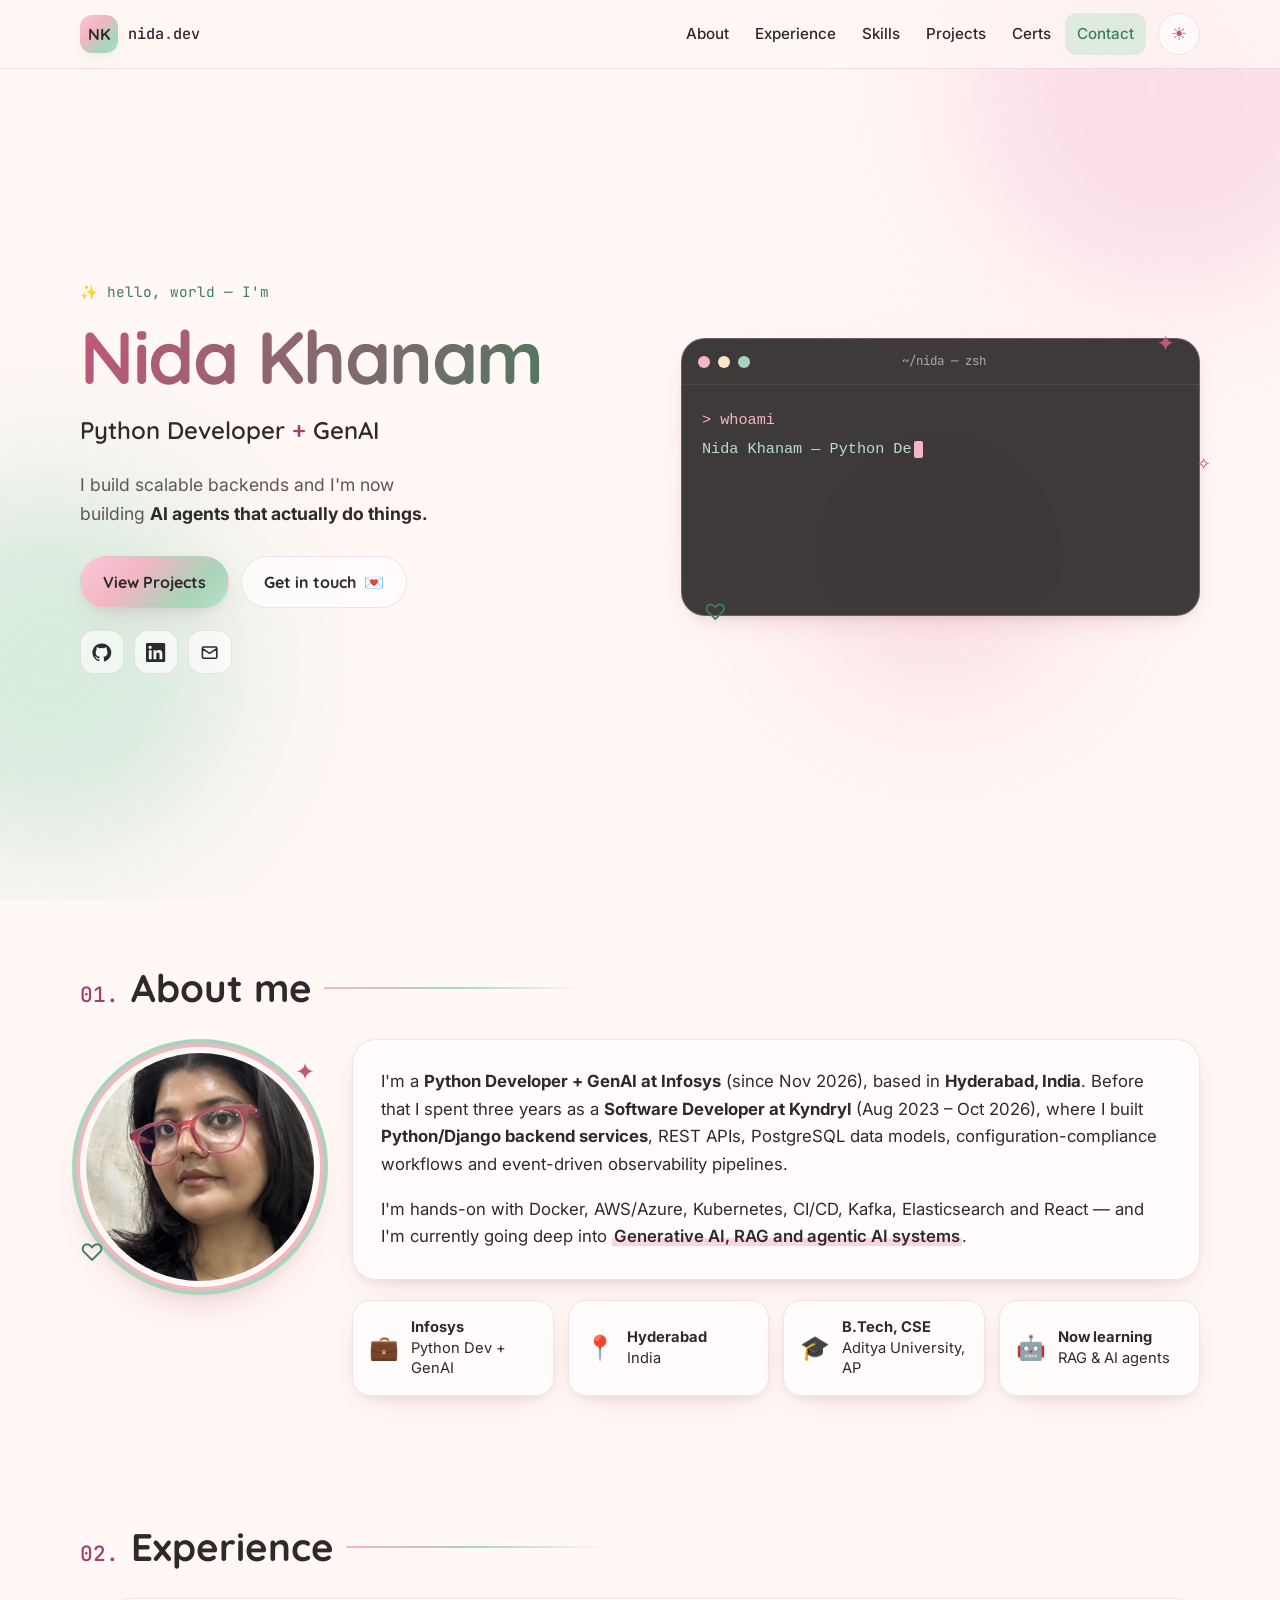
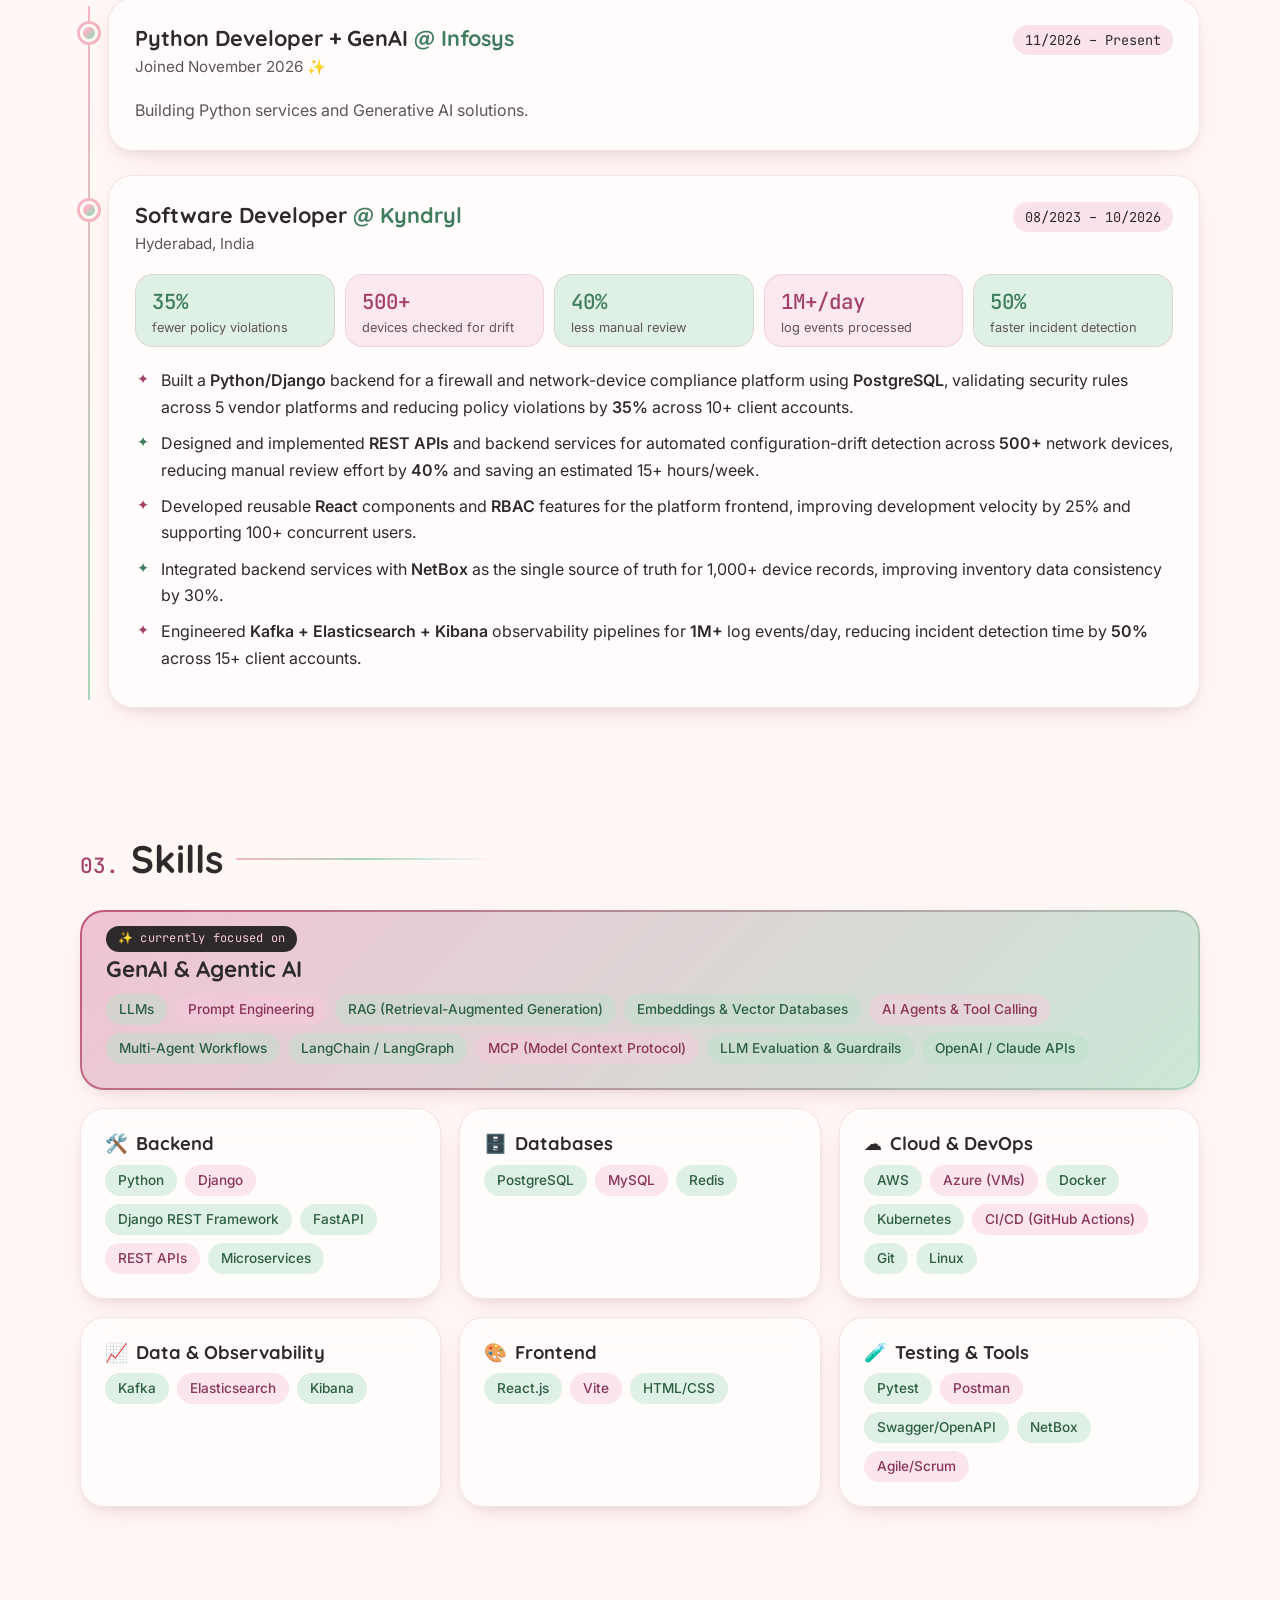
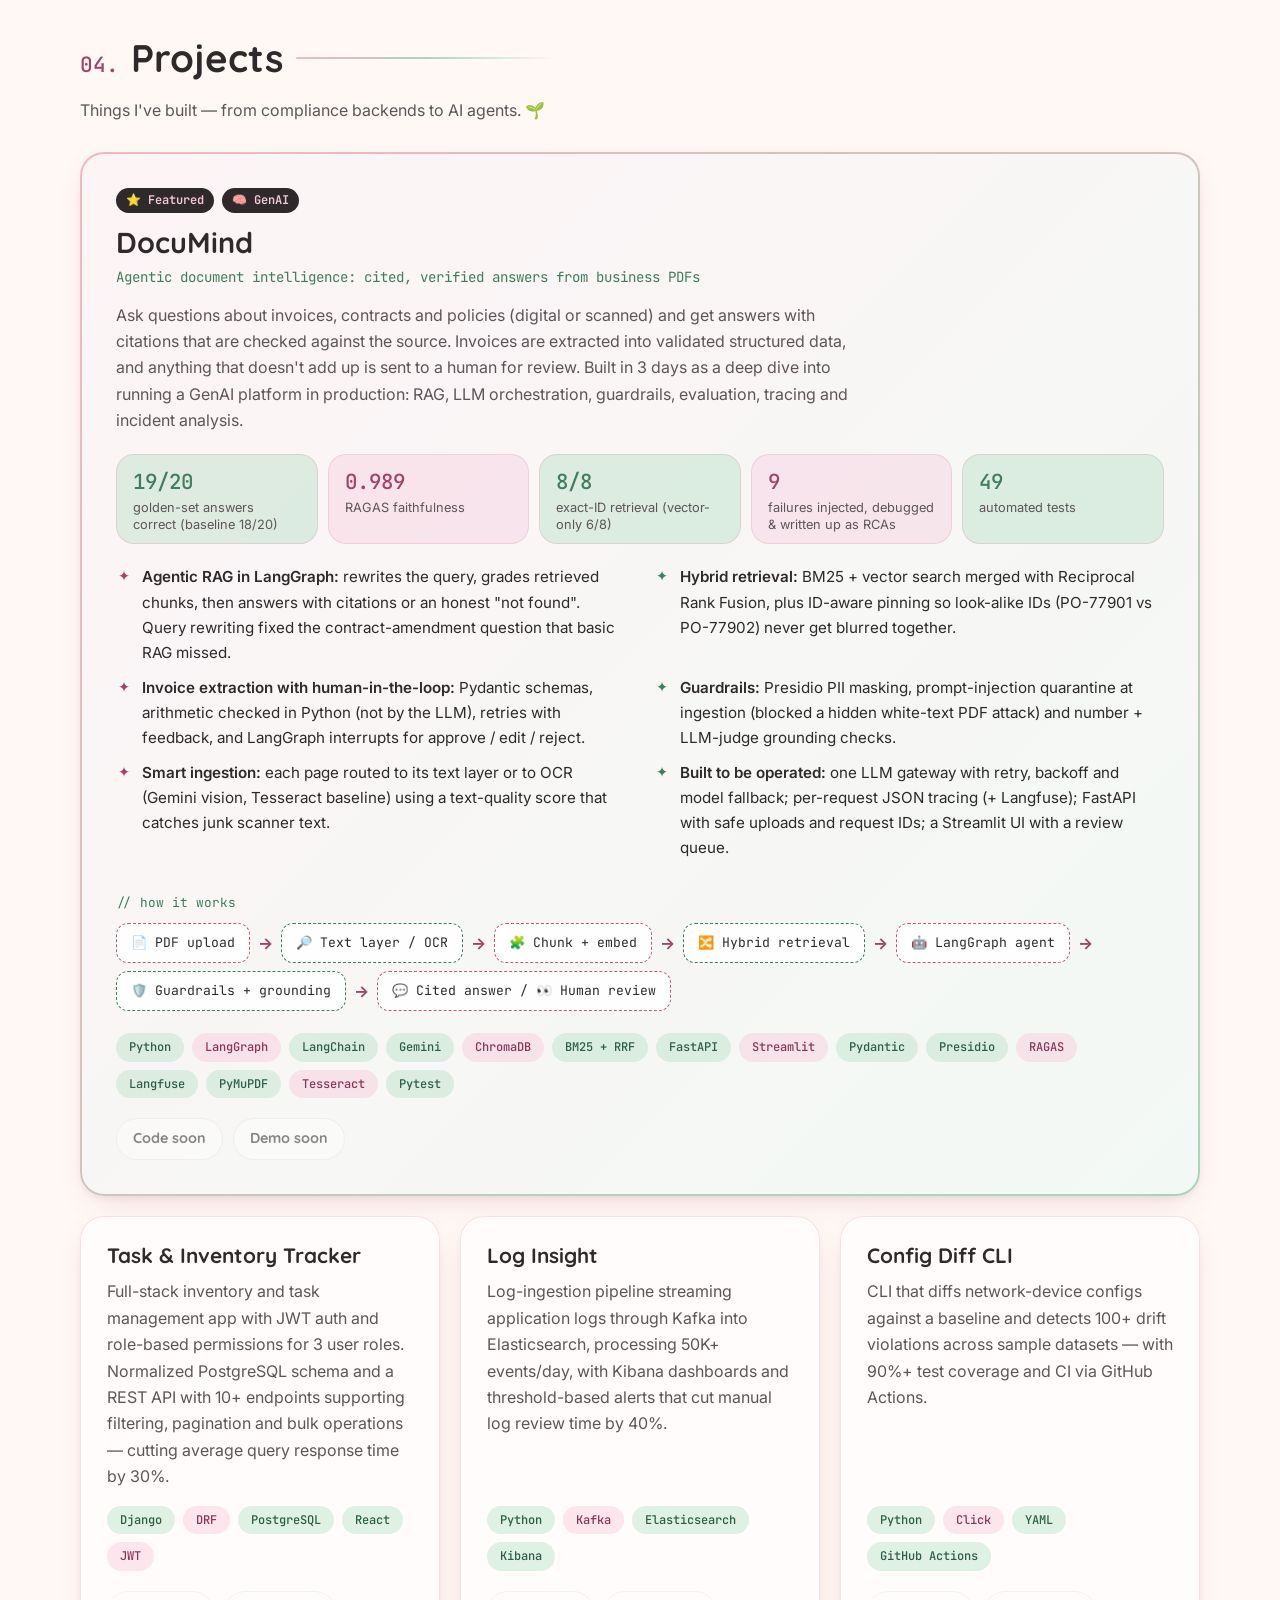
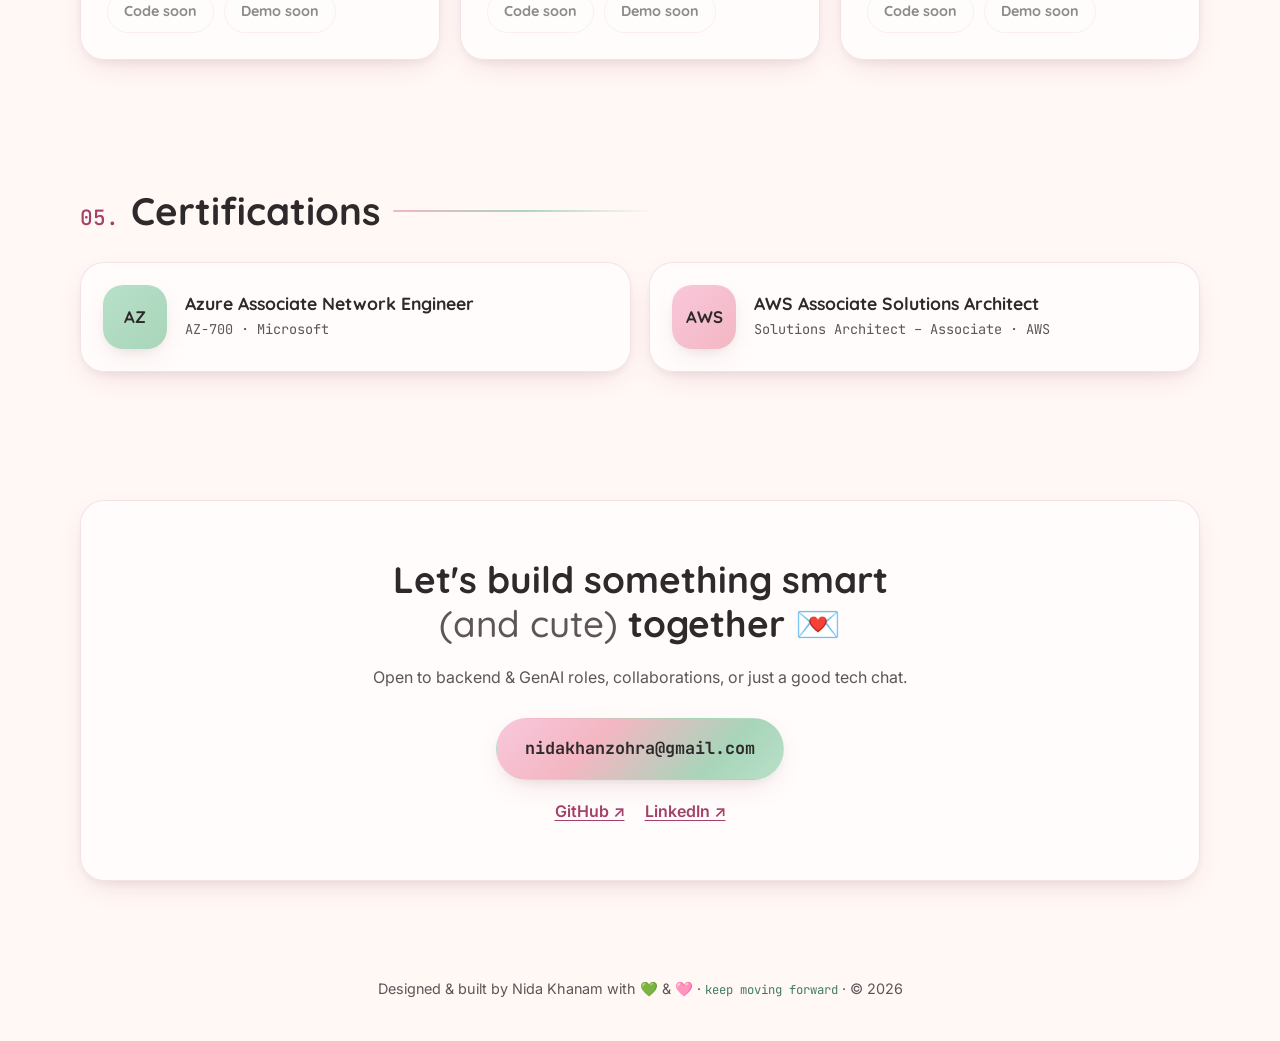
<file: index.html>
<!DOCTYPE html>
<html lang="en" data-theme="light">
<head>
  <meta charset="UTF-8" />
  <meta name="viewport" content="width=device-width, initial-scale=1" />
  <title>Nida Khanam · Python Developer + GenAI</title>
  <meta name="description" content="Nida Khanam is a Python Developer + GenAI at Infosys in Hyderabad, building scalable Python/Django backends, event-driven pipelines and GenAI / agentic AI systems (RAG, LLM agents, tool calling)." />
  <meta name="author" content="Nida Khanam" />
  <meta name="theme-color" content="#FFF8F5" media="(prefers-color-scheme: light)" />
  <meta name="theme-color" content="#1E1424" media="(prefers-color-scheme: dark)" />

  <!-- Open Graph / social preview (update og:url after you publish) -->
  <meta property="og:type" content="website" />
  <meta property="og:title" content="Nida Khanam · Python Developer + GenAI" />
  <meta property="og:description" content="I build scalable backends and I'm now building AI agents that actually do things." />
  <meta property="og:url" content="https://nidakhanam.github.io/" />
  <meta property="og:image" content="https://nidakhanam.github.io/assets/og-image.png" />
  <meta property="og:image:width" content="1200" />
  <meta property="og:image:height" content="630" />
  <meta property="og:image:alt" content="Nida Khanam — Python Developer + GenAI" />
  <meta name="twitter:card" content="summary_large_image" />
  <meta name="twitter:title" content="Nida Khanam · Python Developer + GenAI" />
  <meta name="twitter:description" content="I build scalable backends and I'm now building AI agents that actually do things." />
  <meta name="twitter:image" content="https://nidakhanam.github.io/assets/og-image.png" />

  <!-- Inline SVG favicon with initials -->
  <link rel="icon" href="data:image/svg+xml,%3Csvg xmlns='http://www.w3.org/2000/svg' viewBox='0 0 64 64'%3E%3Cdefs%3E%3ClinearGradient id='g' x1='0' y1='0' x2='1' y2='1'%3E%3Cstop offset='0' stop-color='%23F8C8DC'/%3E%3Cstop offset='1' stop-color='%23B8E0C8'/%3E%3C/linearGradient%3E%3C/defs%3E%3Crect width='64' height='64' rx='16' fill='url(%23g)'/%3E%3Ctext x='50%25' y='54%25' dominant-baseline='middle' text-anchor='middle' font-family='Verdana,sans-serif' font-weight='700' font-size='26' fill='%232E2A2B'%3ENK%3C/text%3E%3C/svg%3E" />

  <link rel="preconnect" href="https://fonts.googleapis.com" />
  <link rel="preconnect" href="https://fonts.gstatic.com" crossorigin />
  <link href="https://fonts.googleapis.com/css2?family=Quicksand:wght@500;600;700&family=Inter:wght@400;500;600&family=JetBrains+Mono:wght@400;500&display=swap" rel="stylesheet" />
  <link rel="stylesheet" href="styles.css?v=5" />

  <!-- Apply saved / system theme before paint to avoid a flash -->
  <script>
    (function () {
      var t = null;
      try { t = localStorage.getItem("theme"); } catch (e) {}
      if (!t) t = window.matchMedia && window.matchMedia("(prefers-color-scheme: dark)").matches ? "dark" : "light";
      document.documentElement.setAttribute("data-theme", t);
      document.documentElement.classList.add("js");
    })();
  </script>
  <script src="script.js?v=5" defer></script>
</head>
<body>
  <a class="skip-link" href="#main">Skip to content</a>

  <!-- Floating pastel blobs (decorative) -->
  <div class="blobs" aria-hidden="true">
    <span class="blob blob--pink"></span>
    <span class="blob blob--green"></span>
    <span class="blob blob--mix"></span>
  </div>

  <header class="site-header">
    <nav class="nav container" aria-label="Main">
      <a href="#top" class="nav__brand" aria-label="Nida Khanam, back to top">
        <span class="nav__logo" aria-hidden="true">NK</span>
        <span class="nav__name">nida<span class="accent-rose">.</span>dev</span>
      </a>

      <button class="nav__toggle" type="button" aria-expanded="false" aria-controls="nav-menu" aria-label="Open menu">
        <span></span><span></span><span></span>
      </button>

      <ul class="nav__links" id="nav-menu">
        <li><a href="#about">About</a></li>
        <li><a href="#experience">Experience</a></li>
        <li><a href="#skills">Skills</a></li>
        <li><a href="#projects">Projects</a></li>
        <li><a href="#certifications">Certs</a></li>
        <li><a href="#contact">Contact</a></li>
      </ul>

      <button class="theme-toggle" type="button" aria-label="Switch to dark theme" aria-pressed="false">
        <span class="theme-toggle__icon theme-toggle__icon--sun" aria-hidden="true">☀︎</span>
        <span class="theme-toggle__icon theme-toggle__icon--moon" aria-hidden="true">☾</span>
      </button>
    </nav>
  </header>

  <main id="main">
    <!-- ============ HERO ============ -->
    <section class="hero container" id="top" aria-labelledby="hero-title">
      <div class="hero__text">
        <p class="eyebrow"><span aria-hidden="true">✨</span> hello, world — I'm</p>
        <h1 id="hero-title" class="hero__name">Nida Khanam</h1>
        <p class="hero__title">Python Developer <span class="dot" aria-hidden="true">+</span> GenAI</p>
        <p class="hero__tagline">I build scalable backends and I'm now building <strong>AI agents that actually do things.</strong></p>

        <div class="hero__actions">
          <a href="#projects" class="btn btn--primary">View Projects</a>
          <a href="#contact" class="btn btn--ghost">Get in touch <span aria-hidden="true">💌</span></a>
        </div>

        <ul class="socials" aria-label="Social links">
          <li>
            <a href="https://github.com/nidakhanam" data-link="github" target="_blank" rel="noopener" aria-label="GitHub profile">
              <svg class="icon" viewBox="0 0 24 24" aria-hidden="true"><path fill="currentColor" d="M12 .5a11.5 11.5 0 0 0-3.64 22.41c.58.1.79-.25.79-.56v-2c-3.2.7-3.88-1.37-3.88-1.37-.53-1.33-1.28-1.69-1.28-1.69-1.05-.72.08-.7.08-.7 1.16.08 1.77 1.19 1.77 1.19 1.03 1.77 2.7 1.26 3.36.96.1-.75.4-1.26.73-1.55-2.55-.29-5.24-1.28-5.24-5.68 0-1.26.45-2.28 1.19-3.09-.12-.29-.52-1.46.11-3.05 0 0 .97-.31 3.17 1.18a11 11 0 0 1 5.77 0c2.2-1.49 3.17-1.18 3.17-1.18.63 1.59.23 2.76.11 3.05.74.81 1.19 1.83 1.19 3.09 0 4.41-2.69 5.38-5.26 5.67.41.36.78 1.06.78 2.14v3.17c0 .31.21.67.8.56A11.5 11.5 0 0 0 12 .5Z"/></svg>
            </a>
          </li>
          <li>
            <a href="https://www.linkedin.com/in/nida-khanam-b4398920a/" data-link="linkedin" target="_blank" rel="noopener" aria-label="LinkedIn profile">
              <svg class="icon" viewBox="0 0 24 24" aria-hidden="true"><path fill="currentColor" d="M20.45 20.45h-3.56v-5.57c0-1.33-.02-3.04-1.85-3.04-1.86 0-2.14 1.45-2.14 2.94v5.67H9.35V9h3.41v1.56h.05c.48-.9 1.64-1.85 3.37-1.85 3.6 0 4.27 2.37 4.27 5.46v6.28ZM5.34 7.43a2.07 2.07 0 1 1 0-4.13 2.07 2.07 0 0 1 0 4.13ZM7.12 20.45H3.56V9h3.56v11.45ZM22.22 0H1.77C.79 0 0 .77 0 1.73v20.54C0 23.23.79 24 1.77 24h20.45c.98 0 1.78-.77 1.78-1.73V1.73C24 .77 23.2 0 22.22 0Z"/></svg>
            </a>
          </li>
          <li>
            <a href="mailto:nidakhanzohra@gmail.com" data-link="email" aria-label="Send me an email">
              <svg class="icon" viewBox="0 0 24 24" aria-hidden="true"><path d="M3 6.5A1.5 1.5 0 0 1 4.5 5h15A1.5 1.5 0 0 1 21 6.5v11a1.5 1.5 0 0 1-1.5 1.5h-15A1.5 1.5 0 0 1 3 17.5v-11Zm0 .5 9 6 9-6" fill="none" stroke="currentColor" stroke-width="2" stroke-linejoin="round"/></svg>
            </a>
          </li>
        </ul>
      </div>

      <!-- Fake terminal window -->
      <div class="terminal glass" role="img" aria-label="Terminal: whoami prints Nida Khanam, Python Developer + GenAI. cat skills.txt prints Python, Django, GenAI, RAG, Agents, Kafka.">
        <div class="terminal__bar" aria-hidden="true">
          <span class="tdot tdot--pink"></span>
          <span class="tdot tdot--cream"></span>
          <span class="tdot tdot--green"></span>
          <span class="terminal__title">~/nida — zsh</span>
        </div>
        <pre class="terminal__body" aria-hidden="true"><code id="terminal-output"></code><span class="cursor"></span></pre>
        <span class="sparkle sparkle--1" aria-hidden="true">✦</span>
        <span class="sparkle sparkle--2" aria-hidden="true">♡</span>
        <span class="sparkle sparkle--3" aria-hidden="true">✧</span>
      </div>
    </section>

    <!-- ============ ABOUT ============ -->
    <section class="section container" id="about" aria-labelledby="about-title">
      <h2 class="section__title reveal" id="about-title"><span class="section__num">01.</span> About me</h2>
      <div class="about reveal">
        <figure class="about__photo">
          <img src="assets/nida-khanam.jpg" width="600" height="600" loading="lazy" decoding="async"
               alt="Portrait of Nida Khanam wearing pink-framed glasses and a black top" />
          <span class="about__photo-sparkle about__photo-sparkle--1" aria-hidden="true">✦</span>
          <span class="about__photo-sparkle about__photo-sparkle--2" aria-hidden="true">♡</span>
        </figure>
        <div class="about__card glass">
          <p>
            I'm a <strong>Python Developer + GenAI at Infosys</strong> (since Nov 2026), based in
            <strong>Hyderabad, India</strong>. Before that I spent three years as a
            <strong>Software Developer at Kyndryl</strong> (Aug 2023 – Oct 2026), where I built <strong>Python/Django backend services</strong>,
            REST APIs, PostgreSQL data models, configuration-compliance workflows and
            event-driven observability pipelines.
          </p>
          <p>
            I'm hands-on with Docker, AWS/Azure, Kubernetes, CI/CD, Kafka, Elasticsearch and React —
            and I'm currently going deep into <span class="hl">Generative AI, RAG and agentic AI systems</span>.
          </p>
        </div>
        <ul class="about__facts">
          <li class="fact glass"><span class="fact__icon" aria-hidden="true">💼</span><span><strong>Infosys</strong><br />Python Dev + GenAI</span></li>
          <li class="fact glass"><span class="fact__icon" aria-hidden="true">📍</span><span><strong>Hyderabad</strong><br />India</span></li>
          <li class="fact glass"><span class="fact__icon" aria-hidden="true">🎓</span><span><strong>B.Tech, CSE</strong><br />Aditya University, AP</span></li>
          <li class="fact glass"><span class="fact__icon" aria-hidden="true">🤖</span><span><strong>Now learning</strong><br />RAG &amp; AI agents</span></li>
        </ul>
      </div>
    </section>

    <!-- ============ EXPERIENCE ============ -->
    <section class="section container" id="experience" aria-labelledby="exp-title">
      <h2 class="section__title reveal" id="exp-title"><span class="section__num">02.</span> Experience</h2>

      <ol class="timeline">
        <li class="timeline__item reveal">
          <span class="timeline__marker" aria-hidden="true"></span>
          <article class="timeline__card glass">
            <header class="timeline__head">
              <div>
                <h3>Python Developer + GenAI <span class="at">@ Infosys</span></h3>
                <p class="muted">Joined November 2026 <span aria-hidden="true">✨</span></p>
              </div>
              <p class="pill pill--date pill--now"><time datetime="2026-11">11/2026</time> – Present</p>
            </header>
            <p class="timeline__note">Building Python services and Generative AI solutions.</p>
          </article>
        </li>

        <li class="timeline__item reveal">
          <span class="timeline__marker" aria-hidden="true"></span>
          <article class="timeline__card glass">
            <header class="timeline__head">
              <div>
                <h3>Software Developer <span class="at">@ Kyndryl</span></h3>
                <p class="muted">Hyderabad, India</p>
              </div>
              <p class="pill pill--date"><time datetime="2023-08">08/2023</time> – <time datetime="2026-10">10/2026</time></p>
            </header>

            <ul class="stats" aria-label="Key impact numbers">
              <li class="stat"><span class="stat__num" data-count="35" data-suffix="%">35%</span><span class="stat__label">fewer policy violations</span></li>
              <li class="stat"><span class="stat__num" data-count="500" data-suffix="+">500+</span><span class="stat__label">devices checked for drift</span></li>
              <li class="stat"><span class="stat__num" data-count="40" data-suffix="%">40%</span><span class="stat__label">less manual review</span></li>
              <li class="stat"><span class="stat__num" data-count="1" data-suffix="M+/day">1M+/day</span><span class="stat__label">log events processed</span></li>
              <li class="stat"><span class="stat__num" data-count="50" data-suffix="%">50%</span><span class="stat__label">faster incident detection</span></li>
            </ul>

            <ul class="bullets">
              <li>Built a <strong>Python/Django</strong> backend for a firewall and network-device compliance platform using <strong>PostgreSQL</strong>, validating security rules across 5 vendor platforms and reducing policy violations by <strong>35%</strong> across 10+ client accounts.</li>
              <li>Designed and implemented <strong>REST APIs</strong> and backend services for automated configuration-drift detection across <strong>500+</strong> network devices, reducing manual review effort by <strong>40%</strong> and saving an estimated 15+ hours/week.</li>
              <li>Developed reusable <strong>React</strong> components and <strong>RBAC</strong> features for the platform frontend, improving development velocity by 25% and supporting 100+ concurrent users.</li>
              <li>Integrated backend services with <strong>NetBox</strong> as the single source of truth for 1,000+ device records, improving inventory data consistency by 30%.</li>
              <li>Engineered <strong>Kafka + Elasticsearch + Kibana</strong> observability pipelines for <strong>1M+</strong> log events/day, reducing incident detection time by <strong>50%</strong> across 15+ client accounts.</li>
            </ul>
          </article>
        </li>
      </ol>
    </section>

    <!-- ============ SKILLS ============ -->
    <section class="section container" id="skills" aria-labelledby="skills-title">
      <h2 class="section__title reveal" id="skills-title"><span class="section__num">03.</span> Skills</h2>

      <div class="skills">
        <article class="skill-card skill-card--featured glass reveal">
          <span class="ribbon"><span aria-hidden="true">✨</span> currently focused on</span>
          <h3>GenAI &amp; Agentic AI</h3>
          <ul class="tags">
            <li>LLMs</li><li>Prompt Engineering</li><li>RAG (Retrieval-Augmented Generation)</li>
            <li>Embeddings &amp; Vector Databases</li><li>AI Agents &amp; Tool Calling</li><li>Multi-Agent Workflows</li>
            <li>LangChain / LangGraph</li><li>MCP (Model Context Protocol)</li><li>LLM Evaluation &amp; Guardrails</li>
            <li>OpenAI / Claude APIs</li>
          </ul>
        </article>

        <article class="skill-card glass reveal">
          <h3><span aria-hidden="true">🛠️</span> Backend</h3>
          <ul class="tags"><li>Python</li><li>Django</li><li>Django REST Framework</li><li>FastAPI</li><li>REST APIs</li><li>Microservices</li></ul>
        </article>

        <article class="skill-card glass reveal">
          <h3><span aria-hidden="true">🗄️</span> Databases</h3>
          <ul class="tags"><li>PostgreSQL</li><li>MySQL</li><li>Redis</li></ul>
        </article>

        <article class="skill-card glass reveal">
          <h3><span aria-hidden="true">☁️</span> Cloud &amp; DevOps</h3>
          <ul class="tags"><li>AWS</li><li>Azure (VMs)</li><li>Docker</li><li>Kubernetes</li><li>CI/CD (GitHub Actions)</li><li>Git</li><li>Linux</li></ul>
        </article>

        <article class="skill-card glass reveal">
          <h3><span aria-hidden="true">📈</span> Data &amp; Observability</h3>
          <ul class="tags"><li>Kafka</li><li>Elasticsearch</li><li>Kibana</li></ul>
        </article>

        <article class="skill-card glass reveal">
          <h3><span aria-hidden="true">🎨</span> Frontend</h3>
          <ul class="tags"><li>React.js</li><li>Vite</li><li>HTML/CSS</li></ul>
        </article>

        <article class="skill-card glass reveal">
          <h3><span aria-hidden="true">🧪</span> Testing &amp; Tools</h3>
          <ul class="tags"><li>Pytest</li><li>Postman</li><li>Swagger/OpenAPI</li><li>NetBox</li><li>Agile/Scrum</li></ul>
        </article>
      </div>
    </section>

    <!-- ============ PROJECTS ============ -->
    <section class="section container" id="projects" aria-labelledby="projects-title">
      <h2 class="section__title reveal" id="projects-title"><span class="section__num">04.</span> Projects</h2>
      <p class="section__lead reveal">Things I've built — from compliance backends to AI agents. <span aria-hidden="true">🌱</span></p>
      <!-- Cards are rendered from the PROJECTS array in script.js -->
      <div class="projects" id="projects-grid"></div>
      <noscript><p class="muted">Enable JavaScript to see my projects, or visit my <a href="https://github.com/nidakhanam">GitHub</a>.</p></noscript>
    </section>

    <!-- ============ CERTIFICATIONS ============ -->
    <section class="section container" id="certifications" aria-labelledby="certs-title">
      <h2 class="section__title reveal" id="certs-title"><span class="section__num">05.</span> Certifications</h2>
      <div class="certs">
        <article class="cert glass reveal">
          <span class="cert__badge cert__badge--azure" aria-hidden="true">AZ</span>
          <div>
            <h3>Azure Associate Network Engineer</h3>
            <p class="muted mono">AZ-700 · Microsoft</p>
          </div>
        </article>
        <article class="cert glass reveal">
          <span class="cert__badge cert__badge--aws" aria-hidden="true">AWS</span>
          <div>
            <h3>AWS Associate Solutions Architect</h3>
            <p class="muted mono">Solutions Architect – Associate · AWS</p>
          </div>
        </article>
      </div>
    </section>

    <!-- ============ CONTACT ============ -->
    <section class="section container" id="contact" aria-labelledby="contact-title">
      <div class="contact glass reveal">
        <h2 class="contact__title" id="contact-title">Let's build something smart <span class="soft">(and cute)</span> together <span aria-hidden="true">💌</span></h2>
        <p class="muted">Open to backend &amp; GenAI roles, collaborations, or just a good tech chat.</p>
        <a class="btn btn--primary btn--lg" href="mailto:nidakhanzohra@gmail.com" data-link="email">
          <span class="mono">nidakhanzohra@gmail.com</span>
        </a>
        <ul class="contact__links">
          <li><a href="https://github.com/nidakhanam" data-link="github" target="_blank" rel="noopener">GitHub ↗</a></li>
          <li><a href="https://www.linkedin.com/in/nida-khanam-b4398920a/" data-link="linkedin" target="_blank" rel="noopener">LinkedIn ↗</a></li>
        </ul>
      </div>
    </section>
  </main>

  <footer class="footer">
    <p>Designed &amp; built by Nida Khanam with <span aria-label="green heart">💚</span> &amp; <span aria-label="pink heart">🩷</span> · <em class="footer__motto">keep moving forward</em> · © 2026</p>
  </footer>
</body>
</html>
</file>
<file: styles.css>
/* ==========================================================================
   Nida Khanam — Portfolio
   "girly tech coded": pastel mint + blush pink, glass cards, terminal vibes
   ========================================================================== */

/* ---------- Design tokens ---------- */
:root {
  /* Palette */
  --mint: #B8E0C8;
  --sage: #A8D5BA;
  --green-deep: #3F7D5C;
  --blush: #F8C8DC;
  --baby-pink: #F4B6C2;
  --rose-deep: #C2577A;
  --rose-text: #A3416A;      /* darker rose for small text (WCAG AA on cream) */
  --cream: #FFF8F5;
  --charcoal: #2E2A2B;

  /* Semantic (light) */
  --bg: var(--cream);
  --text: var(--charcoal);
  --text-muted: #5E5558;
  --accent-green: var(--green-deep);
  --accent-rose: var(--rose-text);
  --surface: rgba(255, 255, 255, 0.62);
  --surface-strong: rgba(255, 255, 255, 0.85);
  --border: rgba(194, 87, 122, 0.16);
  --shadow: 0 10px 30px -12px rgba(194, 87, 122, 0.28), 0 4px 12px -6px rgba(63, 125, 92, 0.18);
  --shadow-lift: 0 22px 44px -16px rgba(194, 87, 122, 0.38), 0 8px 20px -8px rgba(63, 125, 92, 0.24);
  --tag-bg: rgba(184, 224, 200, 0.45);
  --tag-text: #2C5E44;
  --grad: linear-gradient(135deg, var(--blush) 0%, var(--baby-pink) 35%, var(--sage) 75%, var(--mint) 100%);
  --grad-text: linear-gradient(120deg, var(--rose-deep), var(--green-deep));
  --blob-opacity: 0.55;

  /* Terminal */
  --term-bg: rgba(46, 42, 43, 0.92);
  --term-text: #F7EDF1;
  --term-prompt: #F4B6C2;
  --term-out: #B8E0C8;

  /* Type */
  --font-display: "Quicksand", "Fredoka", system-ui, sans-serif;
  --font-body: "Inter", system-ui, -apple-system, "Segoe UI", Roboto, sans-serif;
  --font-mono: "JetBrains Mono", ui-monospace, SFMono-Regular, Menlo, Consolas, monospace;

  /* Shape */
  --r-sm: 12px;
  --r-md: 18px;
  --r-lg: 24px;
  --r-pill: 999px;
  --container: 1120px;
  --nav-h: 68px;
}

[data-theme="dark"] {
  --bg: #1E1424;              /* deep plum */
  --text: #F5ECF0;
  --text-muted: #CBBEC6;
  --accent-green: var(--mint);
  --accent-rose: var(--baby-pink);
  --surface: rgba(52, 36, 58, 0.55);
  --surface-strong: rgba(52, 36, 58, 0.85);
  --border: rgba(248, 200, 220, 0.14);
  --shadow: 0 10px 30px -12px rgba(0, 0, 0, 0.6);
  --shadow-lift: 0 22px 44px -16px rgba(0, 0, 0, 0.7), 0 0 0 1px rgba(248, 200, 220, 0.18);
  --tag-bg: rgba(168, 213, 186, 0.14);
  --tag-text: #CFEFDC;
  --grad-text: linear-gradient(120deg, var(--baby-pink), var(--mint));
  --blob-opacity: 0.22;
  --term-bg: rgba(14, 26, 20, 0.85); /* forest */
}

/* ---------- Base ---------- */
*, *::before, *::after { box-sizing: border-box; }

html {
  scroll-behavior: smooth;
  scroll-padding-top: calc(var(--nav-h) + 12px);
  -webkit-text-size-adjust: 100%;
}

body {
  margin: 0;
  font-family: var(--font-body);
  font-size: 1rem;
  line-height: 1.65;
  color: var(--text);
  background: var(--bg);
  overflow-x: hidden;
  transition: background-color 0.4s ease, color 0.4s ease;
}

h1, h2, h3 { font-family: var(--font-display); line-height: 1.2; margin: 0 0 0.5em; }
p { margin: 0 0 1em; }
a { color: var(--accent-rose); text-decoration-thickness: 1px; text-underline-offset: 3px; }
img, svg { max-width: 100%; }
ul, ol { padding: 0; margin: 0; list-style: none; }

.container { width: min(100% - 32px, var(--container)); margin-inline: auto; }
.mono { font-family: var(--font-mono); }
.muted { color: var(--text-muted); }
.accent-rose { color: var(--accent-rose); }
.soft { color: var(--text-muted); font-weight: 500; }
.hl {
  background: linear-gradient(transparent 58%, rgba(248, 200, 220, 0.75) 58%);
  padding: 0 2px;
  font-weight: 600;
}
[data-theme="dark"] .hl { background: linear-gradient(transparent 58%, rgba(194, 87, 122, 0.45) 58%); }

/* Focus states (keyboard) */
:focus { outline: none; }
:focus-visible {
  outline: 3px solid var(--rose-deep);
  outline-offset: 3px;
  border-radius: 8px;
}
[data-theme="dark"] :focus-visible { outline-color: var(--baby-pink); }

.skip-link {
  position: absolute; left: 16px; top: -60px; z-index: 100;
  padding: 10px 16px; border-radius: var(--r-sm);
  background: var(--charcoal); color: #fff; font-weight: 600; text-decoration: none;
  transition: top 0.2s;
}
.skip-link:focus { top: 12px; }

.icon { width: 1.2em; height: 1.2em; flex-shrink: 0; }

/* Glassmorphism */
.glass {
  background: var(--surface);
  border: 1px solid var(--border);
  border-radius: var(--r-lg);
  box-shadow: var(--shadow);
  -webkit-backdrop-filter: blur(14px) saturate(140%);
  backdrop-filter: blur(14px) saturate(140%);
}

/* ---------- Background blobs ---------- */
.blobs { position: fixed; inset: 0; z-index: -1; overflow: hidden; pointer-events: none; }
.blob {
  position: absolute; border-radius: 50%;
  filter: blur(70px); opacity: var(--blob-opacity);
  animation: float 18s ease-in-out infinite;
}
.blob--pink  { width: 420px; height: 420px; background: var(--blush); top: -120px; right: -100px; }
.blob--green { width: 380px; height: 380px; background: var(--mint); bottom: 5%; left: -140px; animation-delay: -6s; }
.blob--mix   { width: 300px; height: 300px; background: var(--baby-pink); top: 45%; right: 15%; animation-delay: -12s; opacity: calc(var(--blob-opacity) * 0.7); }

@keyframes float {
  0%, 100% { transform: translate(0, 0) scale(1); }
  33%      { transform: translate(30px, -40px) scale(1.06); }
  66%      { transform: translate(-25px, 25px) scale(0.95); }
}

/* ---------- Nav ---------- */
.site-header {
  position: sticky; top: 0; z-index: 50;
  background: color-mix(in srgb, var(--bg) 72%, transparent);
  -webkit-backdrop-filter: blur(14px);
  backdrop-filter: blur(14px);
  border-bottom: 1px solid var(--border);
}
.nav { height: var(--nav-h); display: flex; align-items: center; gap: 12px; }
.nav__brand { display: flex; align-items: center; gap: 10px; text-decoration: none; color: var(--text); margin-right: auto; }
.nav__logo {
  display: grid; place-items: center; width: 38px; height: 38px;
  border-radius: 12px; background: var(--grad);
  font-family: var(--font-display); font-weight: 700; color: var(--charcoal);
  box-shadow: var(--shadow);
}
.nav__name { font-family: var(--font-mono); font-weight: 500; font-size: 0.95rem; }

.nav__links {
  position: absolute; top: var(--nav-h); left: 0; right: 0;
  display: flex; flex-direction: column; gap: 4px;
  padding: 12px 16px 18px;
  background: var(--surface-strong);
  -webkit-backdrop-filter: blur(16px);
  backdrop-filter: blur(16px);
  border-bottom: 1px solid var(--border);
  box-shadow: var(--shadow);
  transform: translateY(-8px); opacity: 0; visibility: hidden;
  transition: opacity 0.25s ease, transform 0.25s ease, visibility 0.25s;
}
.nav__links.is-open { transform: none; opacity: 1; visibility: visible; }
.nav__links a {
  display: block; padding: 10px 14px; border-radius: var(--r-sm);
  color: var(--text); text-decoration: none; font-weight: 500;
  transition: background-color 0.2s, color 0.2s;
}
.nav__links a:hover, .nav__links a.is-active { background: var(--tag-bg); color: var(--accent-green); }

.nav__toggle {
  order: 3; display: inline-flex; flex-direction: column; justify-content: center; gap: 5px;
  width: 42px; height: 42px; padding: 10px;
  border: 1px solid var(--border); border-radius: var(--r-sm);
  background: var(--surface); cursor: pointer;
}
.nav__toggle span { display: block; height: 2px; border-radius: 2px; background: var(--text); transition: transform 0.25s, opacity 0.25s; }
.nav__toggle[aria-expanded="true"] span:nth-child(1) { transform: translateY(7px) rotate(45deg); }
.nav__toggle[aria-expanded="true"] span:nth-child(2) { opacity: 0; }
.nav__toggle[aria-expanded="true"] span:nth-child(3) { transform: translateY(-7px) rotate(-45deg); }

.theme-toggle {
  position: relative; width: 42px; height: 42px;
  border: 1px solid var(--border); border-radius: var(--r-pill);
  background: var(--surface); color: var(--text); cursor: pointer;
  font-size: 1.15rem; overflow: hidden;
  transition: transform 0.2s;
}
.theme-toggle:hover { transform: rotate(-12deg); }
.theme-toggle__icon { position: absolute; inset: 0; display: grid; place-items: center; transition: transform 0.35s ease, opacity 0.35s ease; }
.theme-toggle__icon--sun { color: var(--rose-deep); }
.theme-toggle__icon--moon { color: var(--mint); transform: translateY(100%); opacity: 0; }
[data-theme="dark"] .theme-toggle__icon--sun { transform: translateY(-100%); opacity: 0; }
[data-theme="dark"] .theme-toggle__icon--moon { transform: none; opacity: 1; }

@media (min-width: 860px) {
  .nav__toggle { display: none; }
  .nav__links {
    position: static; flex-direction: row; gap: 2px; padding: 0;
    background: none; border: 0; box-shadow: none;
    -webkit-backdrop-filter: none; backdrop-filter: none;
    transform: none; opacity: 1; visibility: visible;
  }
  .nav__links a { padding: 8px 12px; font-size: 0.95rem; }
}

/* ---------- Buttons ---------- */
.btn {
  display: inline-flex; align-items: center; justify-content: center; gap: 8px;
  padding: 12px 22px; border-radius: var(--r-pill);
  font-family: var(--font-display); font-weight: 700; font-size: 1rem;
  text-decoration: none; cursor: pointer; border: 1px solid transparent;
  transition: transform 0.2s ease, box-shadow 0.2s ease, background-color 0.2s;
}
.btn:hover { transform: translateY(-2px); box-shadow: var(--shadow-lift); }
.btn--primary { background: var(--grad); color: var(--charcoal); box-shadow: var(--shadow); }
.btn--ghost { background: var(--surface); color: var(--text); border-color: var(--border); }
.btn--ghost:hover { border-color: var(--rose-deep); }
.btn--sm { padding: 8px 16px; font-size: 0.9rem; }
.btn--lg { padding: 16px 28px; font-size: 1.05rem; }
.btn[aria-disabled="true"] { opacity: 0.55; pointer-events: none; }

/* ---------- Hero ---------- */
.hero {
  display: grid; gap: 40px; align-items: center;
  padding-block: 56px 72px;
  min-height: calc(100svh - var(--nav-h));
}
.eyebrow { font-family: var(--font-mono); font-size: 0.9rem; color: var(--accent-green); margin-bottom: 0.6em; }
.hero__name {
  font-size: clamp(2.6rem, 9vw, 4.6rem); font-weight: 700; letter-spacing: -0.02em;
  background: var(--grad-text); -webkit-background-clip: text; background-clip: text; color: transparent;
  margin-bottom: 0.15em;
}
.hero__title { font-family: var(--font-display); font-weight: 600; font-size: clamp(1.15rem, 3.4vw, 1.5rem); margin-bottom: 0.8em; }
.hero__title .dot { color: var(--accent-rose); }
.hero__tagline { font-size: 1.1rem; color: var(--text-muted); max-width: 34ch; }
.hero__tagline strong { color: var(--text); }
.hero__actions { display: flex; flex-wrap: wrap; gap: 12px; margin-block: 28px 22px; }

.socials { display: flex; gap: 10px; }
.socials a {
  display: grid; place-items: center; width: 44px; height: 44px;
  border-radius: 14px; color: var(--text);
  background: var(--surface); border: 1px solid var(--border);
  transition: transform 0.2s, color 0.2s, border-color 0.2s;
}
.socials a:hover { transform: translateY(-3px); color: var(--accent-rose); border-color: var(--rose-deep); }

/* Terminal */
.terminal { position: relative; overflow: visible; padding: 0; background: var(--term-bg); border-color: rgba(248, 200, 220, 0.25); }
.terminal__bar {
  display: flex; align-items: center; gap: 8px; padding: 12px 16px;
  border-bottom: 1px solid rgba(255, 255, 255, 0.08);
}
.tdot { width: 12px; height: 12px; border-radius: 50%; }
.tdot--pink  { background: var(--baby-pink); }
.tdot--cream { background: #FCE7C8; }
.tdot--green { background: var(--sage); }
.terminal__title { margin-left: auto; margin-right: auto; padding-right: 52px; font-family: var(--font-mono); font-size: 0.78rem; color: rgba(247, 237, 241, 0.6); }
.terminal__body {
  margin: 0; padding: 20px 20px 26px; min-height: 230px;
  font-family: var(--font-mono); font-size: clamp(0.8rem, 2.6vw, 0.95rem); line-height: 1.8;
  color: var(--term-text); white-space: pre-wrap; word-break: break-word;
}
.terminal__body .prompt { color: var(--term-prompt); }
.terminal__body .out { color: var(--term-out); }
.terminal__body .comment { color: rgba(247, 237, 241, 0.45); }
.cursor {
  display: inline-block; width: 0.6em; height: 1.15em; margin-left: 2px;
  background: var(--baby-pink); vertical-align: text-bottom; border-radius: 2px;
  animation: blink 1s steps(1) infinite;
}
@keyframes blink { 50% { opacity: 0; } }

.sparkle { position: absolute; font-size: 1.4rem; color: var(--rose-deep); animation: twinkle 3s ease-in-out infinite; }
.sparkle--1 { top: -14px; right: 24px; }
.sparkle--2 { bottom: -16px; left: 22px; color: var(--green-deep); animation-delay: -1s; }
.sparkle--3 { top: 40%; right: -12px; font-size: 1.1rem; animation-delay: -2s; }
[data-theme="dark"] .sparkle { color: var(--baby-pink); }
[data-theme="dark"] .sparkle--2 { color: var(--mint); }
@keyframes twinkle { 0%, 100% { transform: scale(1) rotate(0); opacity: 1; } 50% { transform: scale(0.7) rotate(20deg); opacity: 0.5; } }

@media (min-width: 900px) {
  .hero { grid-template-columns: 1.05fr 1fr; gap: 56px; }
}

/* ---------- Sections ---------- */
.section { padding-block: 64px; }
.section__title {
  display: flex; align-items: baseline; gap: 12px;
  font-size: clamp(1.8rem, 5vw, 2.4rem); font-weight: 700; margin-bottom: 28px;
}
.section__title::after {
  content: ""; flex: 1; height: 2px; max-width: 260px; align-self: center;
  background: linear-gradient(90deg, var(--baby-pink), var(--sage), transparent); border-radius: 2px;
}
.section__num { font-family: var(--font-mono); font-size: 0.55em; font-weight: 500; color: var(--accent-rose); }
.section__lead { color: var(--text-muted); margin-top: -12px; margin-bottom: 28px; }

/* Scroll reveal */
.js .reveal { opacity: 0; transform: translateY(24px); transition: opacity 0.7s ease, transform 0.7s ease; }
.js .reveal.is-visible { opacity: 1; transform: none; }

/* ---------- About ---------- */
.about { display: grid; gap: 20px; }
.about__card { padding: 28px; font-size: 1.05rem; }
.about__card p:last-child { margin-bottom: 0; }
.about__facts { display: grid; grid-template-columns: repeat(2, 1fr); gap: 14px; }
.fact { display: flex; align-items: center; gap: 12px; padding: 16px; border-radius: var(--r-md); font-size: 0.92rem; line-height: 1.4; transition: transform 0.25s, box-shadow 0.25s; }
.fact:hover { transform: translateY(-4px); box-shadow: var(--shadow-lift); }
.fact__icon { font-size: 1.5rem; }
.about__photo { position: relative; margin: 0 auto 8px; width: min(220px, 60vw); aspect-ratio: 1; }
.about__photo img {
  display: block; width: 100%; height: 100%; object-fit: cover; object-position: 50% 40%;
  border-radius: 50%; border: 6px solid var(--bg);
  box-shadow: 0 0 0 4px var(--baby-pink), 0 0 0 8px var(--sage), var(--shadow-lift);
}
.about__photo-sparkle { position: absolute; font-size: 1.5rem; color: var(--rose-deep); animation: twinkle 3s ease-in-out infinite; }
.about__photo-sparkle--1 { top: 2%; right: 2%; }
.about__photo-sparkle--2 { bottom: 6%; left: 0; color: var(--green-deep); animation-delay: -1.5s; }
[data-theme="dark"] .about__photo-sparkle { color: var(--baby-pink); }
[data-theme="dark"] .about__photo-sparkle--2 { color: var(--mint); }
@media (min-width: 900px) {
  .about { grid-template-columns: 240px 1fr; grid-template-areas: "photo card" "photo facts"; align-items: start; column-gap: 32px; }
  .about__photo { grid-area: photo; width: 240px; margin: 8px 0 0; }
  .about__card { grid-area: card; }
  .about__facts { grid-area: facts; grid-template-columns: repeat(4, 1fr); }
}

/* ---------- Experience / timeline ---------- */
.timeline { position: relative; padding-left: 28px; }
.timeline::before {
  content: ""; position: absolute; left: 8px; top: 8px; bottom: 8px; width: 2px;
  background: linear-gradient(var(--baby-pink), var(--sage)); border-radius: 2px;
}
.timeline__item { position: relative; }
.timeline__item + .timeline__item { margin-top: 24px; }
.timeline__note { margin: 0; color: var(--text-muted); }
.pill--now { background: rgba(184, 224, 200, 0.6); }
[data-theme="dark"] .pill--now { background: rgba(63, 125, 92, 0.45); }
.timeline__marker {
  position: absolute; left: -28px; top: 26px; width: 18px; height: 18px; border-radius: 50%;
  background: var(--grad); border: 3px solid var(--bg); box-shadow: 0 0 0 3px var(--baby-pink);
}
.timeline__card { padding: 26px; }
.timeline__head { display: flex; flex-wrap: wrap; justify-content: space-between; gap: 8px 16px; margin-bottom: 18px; }
.timeline__head h3 { font-size: 1.35rem; margin-bottom: 0.15em; }
.timeline__head .muted { margin: 0; font-size: 0.95rem; }
.at { color: var(--accent-green); }

.pill { display: inline-block; padding: 4px 12px; border-radius: var(--r-pill); font-size: 0.85rem; font-family: var(--font-mono); margin: 0; align-self: flex-start; }
.pill--date { background: rgba(248, 200, 220, 0.5); color: var(--charcoal); }
[data-theme="dark"] .pill--date { background: rgba(194, 87, 122, 0.3); color: var(--text); }

.stats { display: flex; flex-wrap: wrap; gap: 10px; margin-bottom: 20px; }
.stat {
  display: flex; flex-direction: column; padding: 10px 16px; border-radius: var(--r-md);
  background: var(--tag-bg); border: 1px solid var(--border); min-width: 120px; flex: 1 1 120px;
  transition: transform 0.25s;
}
.stat:nth-child(even) { background: rgba(248, 200, 220, 0.38); }
[data-theme="dark"] .stat:nth-child(even) { background: rgba(194, 87, 122, 0.18); }
.stat:hover { transform: translateY(-3px); }
.stat__num { font-family: var(--font-mono); font-weight: 500; font-size: 1.3rem; color: var(--accent-green); }
.stat:nth-child(even) .stat__num { color: var(--accent-rose); }
.stat__label { font-size: 0.8rem; color: var(--text-muted); line-height: 1.35; }

.bullets li { position: relative; padding-left: 26px; margin-bottom: 10px; }
.bullets li::before { content: "✦"; position: absolute; left: 2px; top: 0; color: var(--accent-rose); font-size: 0.9rem; }
.bullets li:nth-child(even)::before { color: var(--accent-green); }
.bullets strong { font-weight: 600; }

/* ---------- Skills ---------- */
.skills { display: grid; gap: 18px; grid-template-columns: 1fr; }
.skill-card { position: relative; padding: 24px; transition: transform 0.25s ease, box-shadow 0.25s ease; }
.skill-card:hover { transform: translateY(-6px); box-shadow: var(--shadow-lift); }
.skill-card h3 { font-size: 1.15rem; display: flex; gap: 8px; align-items: center; }
.skill-card--featured {
  padding-top: 44px;
  background:
    linear-gradient(var(--surface), var(--surface)) padding-box,
    linear-gradient(135deg, var(--rose-deep), var(--sage)) border-box;
  border: 2px solid transparent;
}
.skill-card--featured::before {
  content: ""; position: absolute; inset: 0; border-radius: inherit; z-index: -1;
  background: linear-gradient(135deg, rgba(248, 200, 220, 0.5), rgba(184, 224, 200, 0.5));
}
[data-theme="dark"] .skill-card--featured::before { background: linear-gradient(135deg, rgba(194, 87, 122, 0.25), rgba(63, 125, 92, 0.25)); }
.skill-card--featured h3 { font-size: 1.4rem; }
.ribbon {
  position: absolute; top: 14px; left: 24px;
  padding: 3px 12px; border-radius: var(--r-pill);
  background: var(--charcoal); color: var(--blush);
  font-family: var(--font-mono); font-size: 0.75rem; letter-spacing: 0.02em;
}
[data-theme="dark"] .ribbon { background: var(--blush); color: var(--charcoal); }

.tags { display: flex; flex-wrap: wrap; gap: 8px; }
.tags li {
  padding: 5px 12px; border-radius: var(--r-pill);
  background: var(--tag-bg); color: var(--tag-text);
  font-size: 0.85rem; font-weight: 500; line-height: 1.4;
  border: 1px solid transparent; transition: border-color 0.2s, transform 0.2s;
}
.tags li:nth-child(3n+2) { background: rgba(248, 200, 220, 0.45); color: #8A3558; }
[data-theme="dark"] .tags li:nth-child(3n+2) { background: rgba(244, 182, 194, 0.14); color: #FAD3E2; }
.tags li:hover { border-color: currentColor; transform: translateY(-1px); }

@media (min-width: 640px) { .skills { grid-template-columns: repeat(2, 1fr); } .skill-card--featured { grid-column: 1 / -1; } }
@media (min-width: 980px) { .skills { grid-template-columns: repeat(3, 1fr); } }

/* ---------- Projects ---------- */
.projects { display: grid; gap: 20px; grid-template-columns: 1fr; }
.project { display: flex; flex-direction: column; padding: 26px; transition: transform 0.25s ease, box-shadow 0.25s ease; }
.project:hover { transform: translateY(-6px); box-shadow: var(--shadow-lift); }
.project__badges { display: flex; flex-wrap: wrap; gap: 8px; margin-bottom: 12px; }
.badge { padding: 3px 10px; border-radius: var(--r-pill); font-size: 0.75rem; font-weight: 600; font-family: var(--font-mono); }
.badge--featured { background: var(--charcoal); color: var(--blush); }
.badge--wip { background: #FCE7C8; color: #6B4A12; }
[data-theme="dark"] .badge--featured { background: var(--blush); color: var(--charcoal); }
.project h3 { font-size: 1.3rem; }
.project p { color: var(--text-muted); flex-grow: 1; }
.project .tags { margin-bottom: 20px; }
.project .tags li { font-family: var(--font-mono); font-size: 0.75rem; }
.project__links { display: flex; flex-wrap: wrap; gap: 10px; }

.project--featured {
  background:
    linear-gradient(var(--surface-strong), var(--surface-strong)) padding-box,
    linear-gradient(135deg, var(--baby-pink), var(--sage)) border-box;
  border: 2px solid transparent;
}
.project--featured h3 { font-size: clamp(1.4rem, 4vw, 1.8rem); margin-bottom: 0.2em; }
.project__subtitle { font-family: var(--font-mono); font-size: 0.88rem; color: var(--accent-green) !important; margin-bottom: 0.9em; flex-grow: 0 !important; }
.project--featured > p { flex-grow: 0; max-width: 75ch; }
.project__stats { margin: 4px 0 20px; }
.project__stats .stat { flex: 1 1 140px; }
.project__highlights { margin-bottom: 18px; color: var(--text); }
.project__highlights li { font-size: 0.95rem; }
@media (min-width: 900px) {
  .project__highlights { display: grid; grid-template-columns: 1fr 1fr; column-gap: 28px; }
}

/* "How it works" diagram */
.flow { margin: 4px 0 22px; }
.flow__label { font-family: var(--font-mono); font-size: 0.8rem; color: var(--accent-green); margin-bottom: 10px; }
.flow__steps { display: flex; flex-wrap: wrap; align-items: center; gap: 8px; }
.flow__step {
  display: flex; align-items: center; gap: 6px;
  padding: 8px 14px; border-radius: var(--r-sm);
  background: var(--surface-strong); border: 1px dashed var(--rose-deep);
  font-family: var(--font-mono); font-size: 0.82rem;
}
.flow__step:nth-child(4n+3) { border-color: var(--green-deep); }
[data-theme="dark"] .flow__step { border-color: var(--baby-pink); }
[data-theme="dark"] .flow__step:nth-child(4n+3) { border-color: var(--mint); }
.flow__arrow { color: var(--accent-rose); font-weight: 700; }

@media (min-width: 760px) {
  .projects { grid-template-columns: repeat(2, 1fr); }
  .project--featured { grid-column: 1 / -1; padding: 34px; }
}
@media (min-width: 1040px) { .projects { grid-template-columns: repeat(3, 1fr); } }

/* ---------- Certifications ---------- */
.certs { display: grid; gap: 18px; }
.cert { display: flex; align-items: center; gap: 18px; padding: 22px; transition: transform 0.25s, box-shadow 0.25s; }
.cert:hover { transform: translateY(-5px); box-shadow: var(--shadow-lift); }
.cert h3 { font-size: 1.1rem; margin-bottom: 0.2em; }
.cert p { margin: 0; font-size: 0.85rem; }
.cert__badge {
  flex-shrink: 0; display: grid; place-items: center;
  width: 64px; height: 64px; border-radius: 20px;
  font-family: var(--font-display); font-weight: 700; font-size: 1.05rem; color: var(--charcoal);
  box-shadow: var(--shadow);
}
.cert__badge--azure { background: linear-gradient(135deg, var(--mint), var(--sage)); }
.cert__badge--aws { background: linear-gradient(135deg, var(--blush), var(--baby-pink)); }
@media (min-width: 760px) { .certs { grid-template-columns: repeat(2, 1fr); } }

/* ---------- Contact ---------- */
.contact { padding: clamp(32px, 6vw, 56px) 24px; text-align: center; display: flex; flex-direction: column; align-items: center; }
.contact__title { font-size: clamp(1.6rem, 5vw, 2.3rem); max-width: 22ch; }
.contact .btn { margin-block: 12px 18px; max-width: 100%; }
.contact .btn .mono { overflow-wrap: anywhere; }
.contact__links { display: flex; gap: 20px; }
.contact__links a { font-weight: 600; }

/* ---------- Footer ---------- */
.footer { text-align: center; padding: 32px 16px 40px; font-size: 0.9rem; color: var(--text-muted); }
.footer p { margin: 0; }
.footer__motto { font-family: var(--font-mono); font-style: normal; font-size: 0.85em; color: var(--accent-green); }

/* ---------- 404 ---------- */
.notfound { min-height: 100svh; display: grid; place-items: center; padding: 32px 16px; }
.notfound__card { width: min(100%, 560px); text-align: center; padding: 14px 14px 32px; }
.notfound__term { border-radius: var(--r-md); }
.notfound .terminal__body { text-align: left; min-height: 0; padding-bottom: 8px; }
.notfound__code {
  font-family: var(--font-display); font-weight: 700; font-size: clamp(4rem, 18vw, 6.5rem); line-height: 1;
  margin: 28px 0 8px; background: var(--grad-text); -webkit-background-clip: text; background-clip: text; color: transparent;
}
.notfound h1 { font-size: clamp(1.3rem, 4.5vw, 1.7rem); padding-inline: 24px; }
.notfound p { color: var(--text-muted); padding-inline: 24px; }

/* ---------- Reduced motion ---------- */
@media (prefers-reduced-motion: reduce) {
  html { scroll-behavior: auto; }
  *, *::before, *::after {
    animation-duration: 0.01ms !important;
    animation-iteration-count: 1 !important;
    transition-duration: 0.01ms !important;
  }
  .js .reveal { opacity: 1; transform: none; }
  .cursor { animation: none; }
}
</file>
